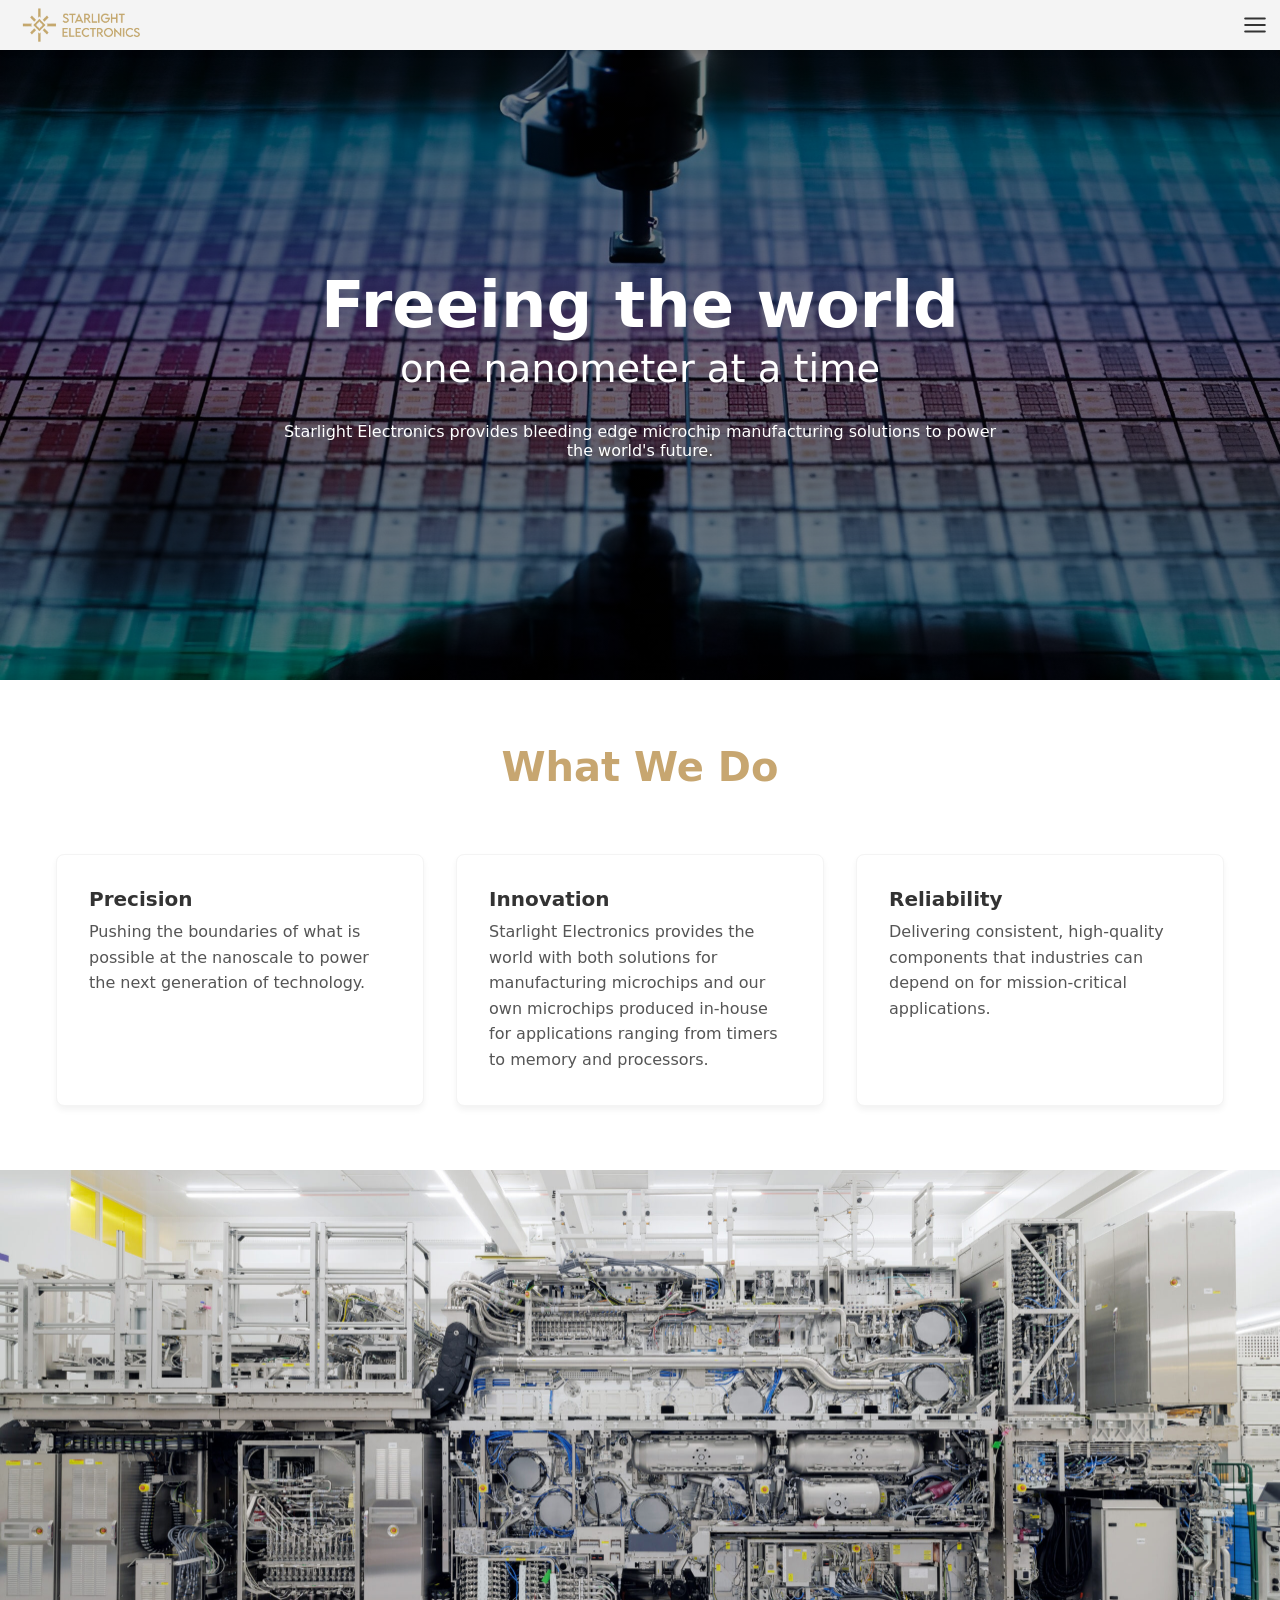
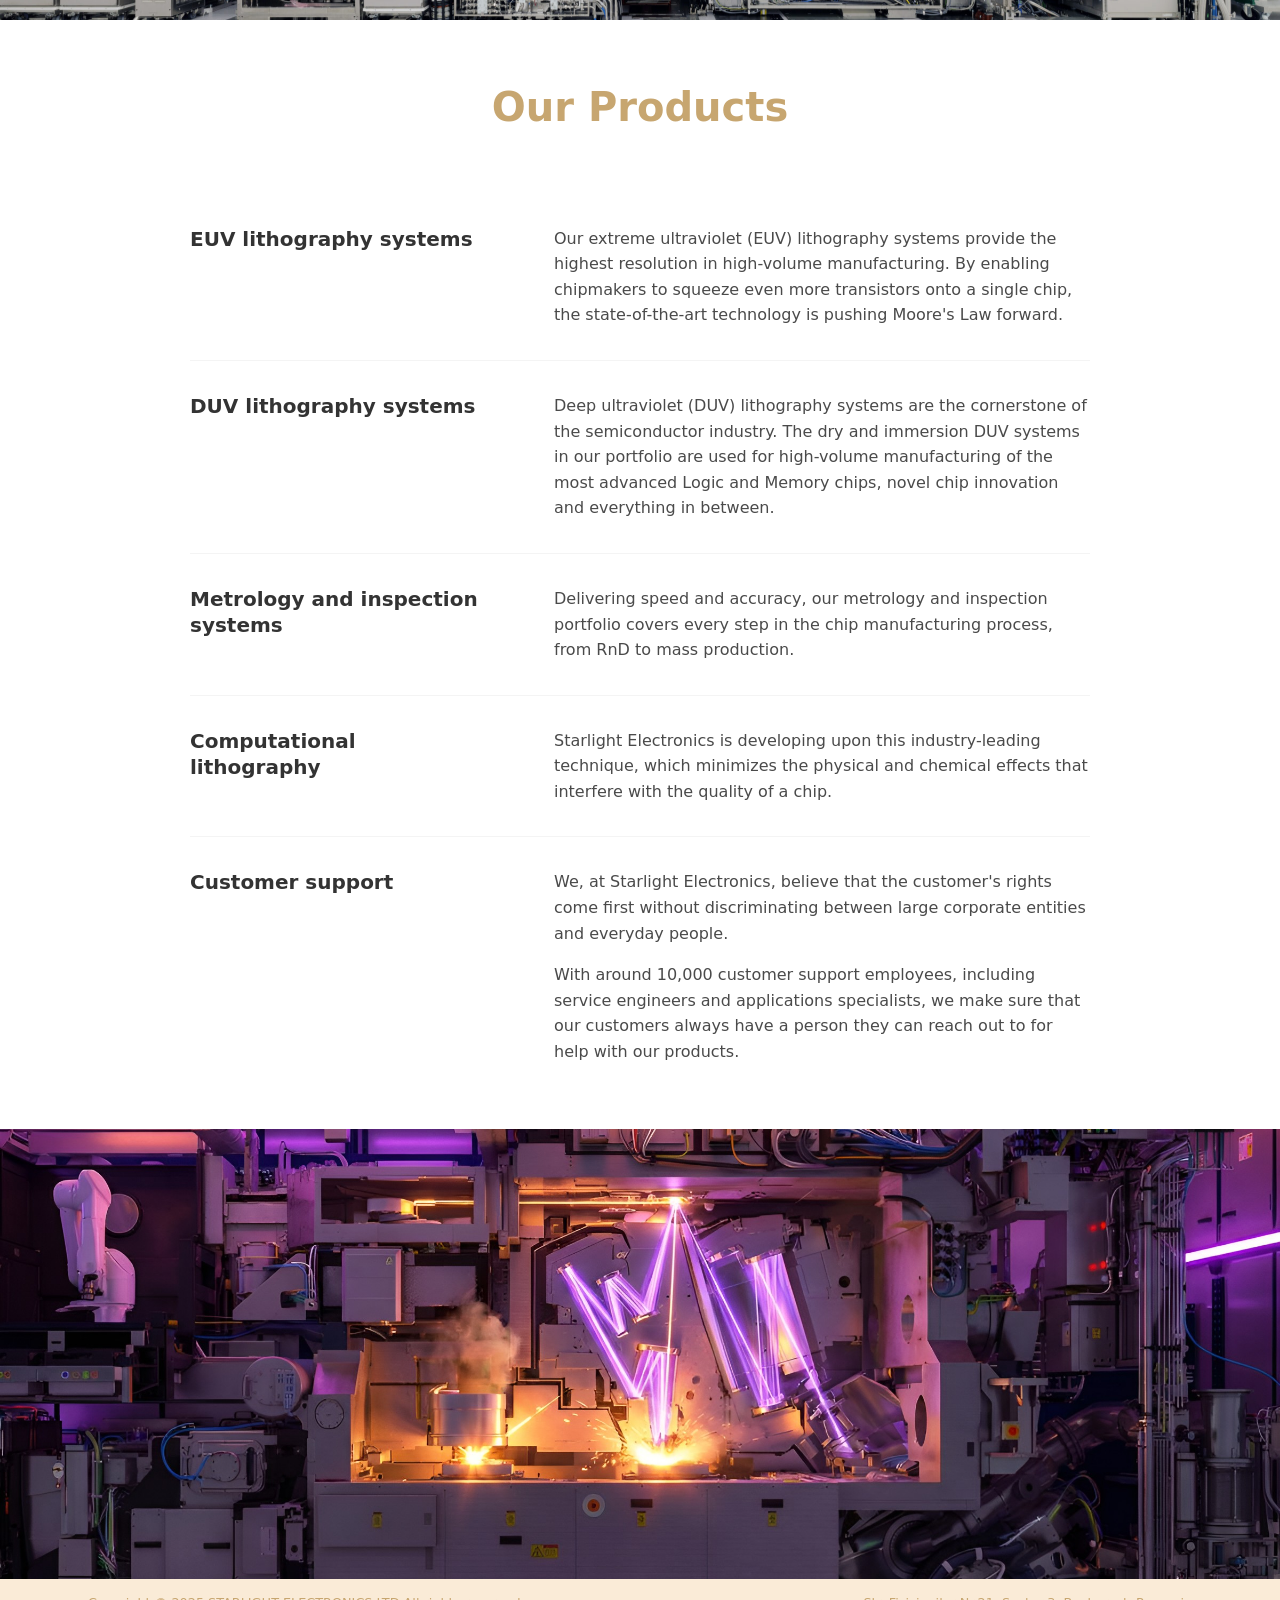
<file: Starlight Electronics - Site/index.html>
<!DOCTYPE html>
<html lang="en">
<head>
  <meta charset="utf-8">
  <meta name="viewport" content="width=device-width, initial-scale=1">
  <title>STARLIGHT-ELECTRONICS | The rising star in the semiconductor industry</title>
  <link rel="stylesheet" href="assets/css/style.css">
</head>
<body>

<header class="site-header">
  <nav class="site-nav" aria-label="Primary">
    <ul class="site-nav__list">
      <li class="site-nav__item site-nav__item--logo">
        <a href="index.html" class="site-logo active" aria-current="page">
          <img src="assets/images/logo.png" alt="STARLIGHT-ELECTRONICS" class="site-logo__img">
        </a>
      </li>
      <li class="site-nav__item hideOnMobile"><a href="about.html" class="site-nav__link">About Us</a></li>
      <li class="site-nav__item hideOnMobile"><a href="our-vision.html" class="site-nav__link">Our Vision</a></li>
      <li class="site-nav__item hideOnMobile"><a href="contact.html" class="site-nav__link">Contact Us</a></li>
      <li class="site-nav__item menu-button" onclick="showSidebar()">
        <button type="button" aria-label="Open navigation menu">
          <svg xmlns="http://www.w3.org/2000/svg" height="26" width="26" viewBox="0 0 24 24" fill="none" stroke="currentColor" stroke-width="2" stroke-linecap="round" aria-hidden="true">
            <path d="M3 6h18M3 12h18M3 18h18"/>
          </svg>
        </button>
      </li>
    </ul>
  </nav>
  <div class="sidebar-overlay" onclick="hideSidebar()" aria-hidden="true"></div>
  <nav aria-label="Site navigation">
    <ul class="sidebar">
      <li class="site-nav__item menu-button menu-button--close" onclick="hideSidebar()">
        <button type="button" aria-label="Close navigation menu">
          <svg xmlns="http://www.w3.org/2000/svg" height="26" width="26" viewBox="0 0 24 24" fill="none" stroke="currentColor" stroke-width="2" stroke-linecap="round" aria-hidden="true">
            <path d="M18 6 6 18M6 6l12 12"/>
          </svg>
        </button>
      </li>
      <li class="site-nav__item"><a href="about.html" class="site-nav__link">About Us</a></li>
      <li class="site-nav__item"><a href="our-vision.html" class="site-nav__link">Our Vision</a></li>
      <li class="site-nav__item"><a href="contact.html" class="site-nav__link">Contact Us</a></li>
    </ul>
  </nav>
</header>

<main>
    <section class="hero hero--wafer">
        <div class="container hero__content">
            <h1 class="hero__title">Freeing the world</h1>
            <p class="hero__subtitle">one nanometer at a time</p>
            <p>Starlight Electronics provides bleeding edge microchip manufacturing solutions to power the world's future.</p>
        </div>
    </section>

    <section class="section section--features">
        <div class="container">
            <h2 class="section__title">What We Do</h2>
            <div class="grid grid--3-cols feature-cards">

                <div class="feature-card">
                    <h3 class="feature-card__title">Precision</h3>
                    <p class="feature-card__text">Pushing the boundaries of what is possible at the nanoscale to power the next generation of technology.</p>
                </div>

                <div class="feature-card">
                    <h3 class="feature-card__title">Innovation</h3>
                    <p class="feature-card__text">Starlight Electronics provides the world with both solutions for manufacturing microchips and our own microchips produced in-house for applications ranging from timers to memory and processors.</p>
                </div>

                <div class="feature-card">
                    <h3 class="feature-card__title">Reliability</h3>
                    <p class="feature-card__text">Delivering consistent, high-quality components that industries can depend on for mission-critical applications.</p>
                </div>
            </div>
        </div>
    </section>

    <section class="image-break">
        <img src="assets/images/machine.jpg" alt="Silicon wafer manufacturing machine" class="image-break__img">
    </section>

    <section class="section section--products">
        <div class="container">
            <h2 class="section__title">Our Products</h2>

            <div class="product-list">
                <article class="product-item">
                    <h3 class="product-item__title">EUV lithography systems</h3>
                    <div class="product-item__content">
                        <p>Our extreme ultraviolet (EUV) lithography systems provide the highest resolution in high-volume manufacturing. By enabling chipmakers to squeeze even more transistors onto a single chip, the state-of-the-art technology is pushing Moore's Law forward.</p>
                    </div>
                </article>

                <article class="product-item">
                    <h3 class="product-item__title">DUV lithography systems</h3>
                    <div class="product-item__content">
                        <p>Deep ultraviolet (DUV) lithography systems are the cornerstone of the semiconductor industry. The dry and immersion DUV systems in our portfolio are used for high-volume manufacturing of the most advanced Logic and Memory chips, novel chip innovation and everything in between.</p>
                    </div>
                </article>

                <article class="product-item">
                    <h3 class="product-item__title">Metrology and inspection systems</h3>
                    <div class="product-item__content">
                        <p>Delivering speed and accuracy, our metrology and inspection portfolio covers every step in the chip manufacturing process, from RnD to mass production.</p>
                    </div>
                </article>

                <article class="product-item">
                    <h3 class="product-item__title">Computational lithography</h3>
                    <div class="product-item__content">
                        <p>Starlight Electronics is developing upon this industry-leading technique, which minimizes the physical and chemical effects that interfere with the quality of a chip.</p>
                    </div>
                </article>

                <article class="product-item">
                    <h3 class="product-item__title">Customer support</h3>
                    <div class="product-item__content">
                        <p>We, at Starlight Electronics, believe that the customer's rights come first without discriminating between large corporate entities and everyday people.</p>
                        <p>With around 10,000 customer support employees, including service engineers and applications specialists, we make sure that our customers always have a person they can reach out to for help with our products.</p>
                    </div>
                </article>
            </div>
        </div>
    </section>

    <section class="image-break">
        <img src="assets/images/machine-internal.jpg" alt="Silicon wafer manufacturing machine internal" class="image-break__img">
    </section>
</main>

<footer class="site-footer">
    <div class="container site-footer__bottom">
        <p class="site-footer__copyright">Copyright &copy; 2025 STARLIGHT ELECTRONICS LTD All rights reserved.</p>
        <p class="site-footer__address">Str. Fizicienilor Nr.21, Sector 3, Bucharest, Romania</p>
    </div>
</footer>

<script src="assets/js/main.js"></script>
</body>
</html>
</file>
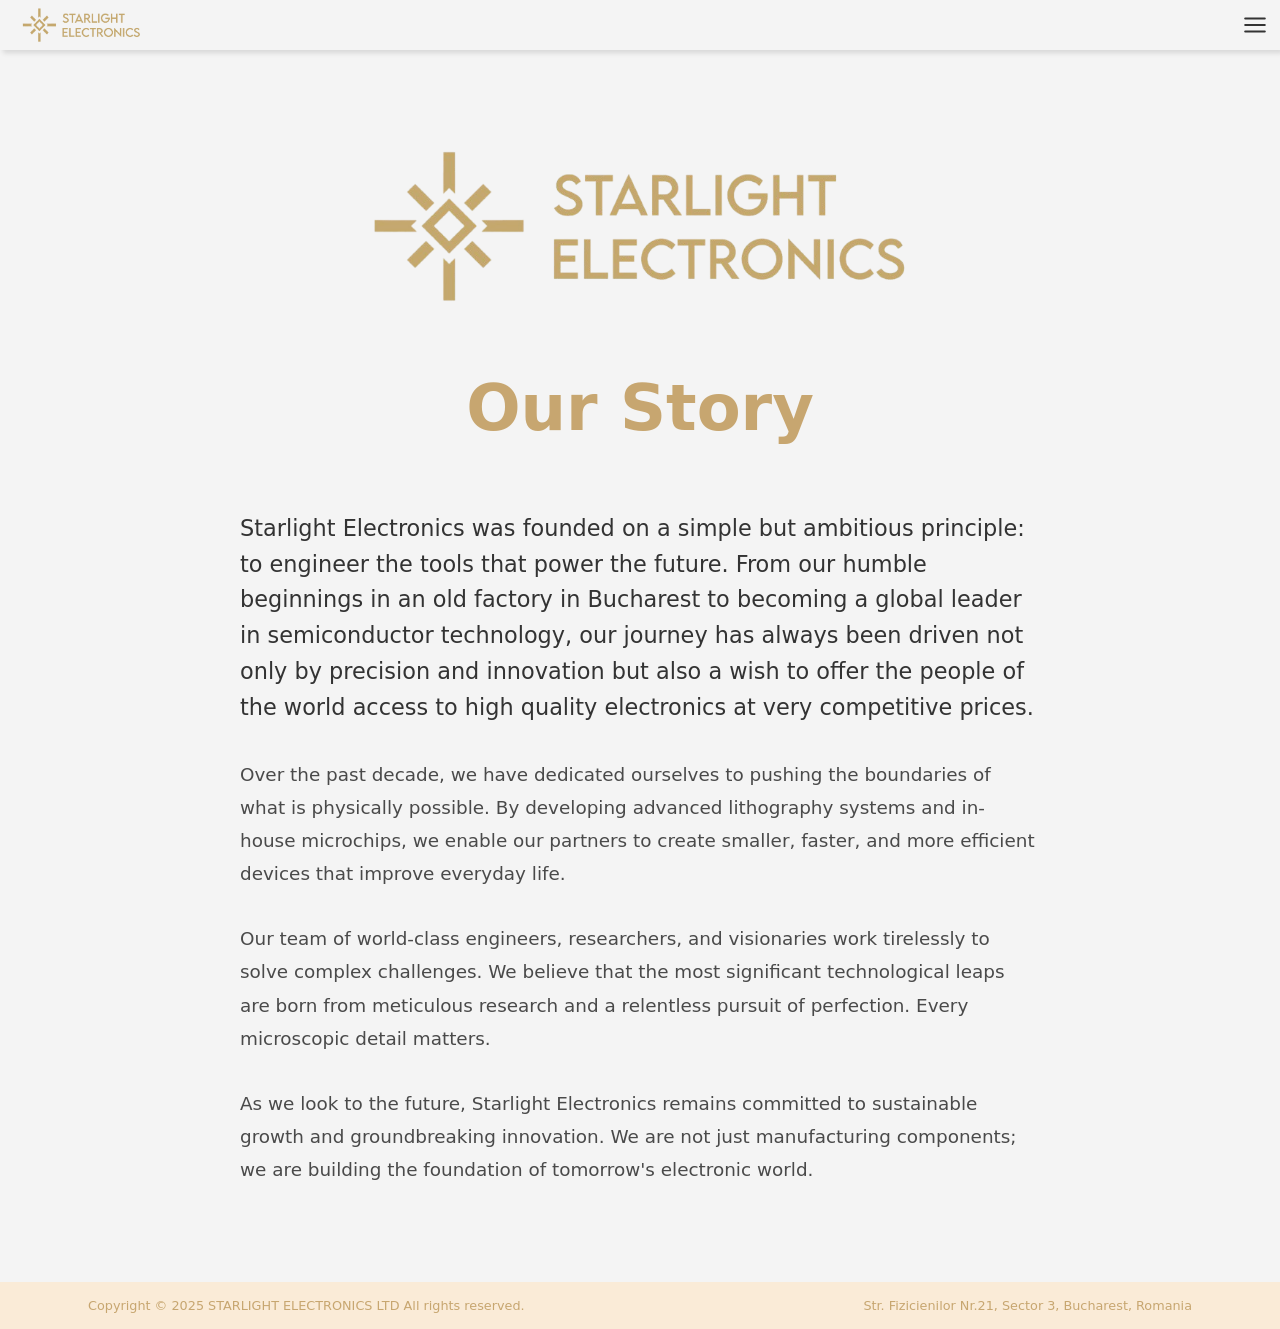
<file: Starlight Electronics - Site/about.html>
<!DOCTYPE html>
<html lang="en">
<head>
  <meta charset="utf-8">
  <meta name="viewport" content="width=device-width, initial-scale=1">
  <title>About Us | STARLIGHT-ELECTRONICS</title>
  <link rel="stylesheet" href="assets/css/style.css">
</head>
<body>

<header class="site-header">
  <nav class="site-nav" aria-label="Primary">
    <ul class="site-nav__list">
      <li class="site-nav__item site-nav__item--logo">
        <a href="index.html" class="site-logo">
          <img src="assets/images/logo.png" alt="STARLIGHT-ELECTRONICS" class="site-logo__img">
        </a>
      </li>
      <li class="site-nav__item hideOnMobile"><a href="about.html" class="site-nav__link active" aria-current="page">About Us</a></li>
      <li class="site-nav__item hideOnMobile"><a href="our-vision.html" class="site-nav__link">Our Vision</a></li>
      <li class="site-nav__item hideOnMobile"><a href="contact.html" class="site-nav__link">Contact Us</a></li>
      <li class="site-nav__item menu-button" onclick="showSidebar()">
        <button type="button" aria-label="Open navigation menu">
          <svg xmlns="http://www.w3.org/2000/svg" height="26" width="26" viewBox="0 0 24 24" fill="none" stroke="currentColor" stroke-width="2" stroke-linecap="round" aria-hidden="true">
            <path d="M3 6h18M3 12h18M3 18h18"/>
          </svg>
        </button>
      </li>
    </ul>
  </nav>
  <div class="sidebar-overlay" onclick="hideSidebar()" aria-hidden="true"></div>
  <nav aria-label="Site navigation">
    <ul class="sidebar">
      <li class="site-nav__item menu-button menu-button--close" onclick="hideSidebar()">
        <button type="button" aria-label="Close navigation menu">
          <svg xmlns="http://www.w3.org/2000/svg" height="26" width="26" viewBox="0 0 24 24" fill="none" stroke="currentColor" stroke-width="2" stroke-linecap="round" aria-hidden="true">
            <path d="M18 6 6 18M6 6l12 12"/>
          </svg>
        </button>
      </li>
      <li class="site-nav__item"><a href="about.html" class="site-nav__link active" aria-current="page">About Us</a></li>
      <li class="site-nav__item"><a href="our-vision.html" class="site-nav__link">Our Vision</a></li>
      <li class="site-nav__item"><a href="contact.html" class="site-nav__link">Contact Us</a></li>
    </ul>
  </nav>
</header>

<main>
    <section class="section section--about">
        <div class="container">
            <header class="about-header">
                <img src="assets/images/logo.png" alt="Starlight Electronics Logo" class="about-header__logo">
                <h1 class="about-header__title">Our Story</h1>
            </header>

            <article class="about-article">
                <p class="about-article__lead">Starlight Electronics was founded on a simple but ambitious principle: to engineer the tools that power the future. From our humble beginnings in an old factory in Bucharest to becoming a global leader in semiconductor technology, our journey has always been driven not only by precision and innovation but also a wish to offer the people of the world access to high quality electronics at very competitive prices.</p>
                <p>Over the past decade, we have dedicated ourselves to pushing the boundaries of what is physically possible. By developing advanced lithography systems and in-house microchips, we enable our partners to create smaller, faster, and more efficient devices that improve everyday life.</p>
                <p>Our team of world-class engineers, researchers, and visionaries work tirelessly to solve complex challenges. We believe that the most significant technological leaps are born from meticulous research and a relentless pursuit of perfection. Every microscopic detail matters.</p>
                <p>As we look to the future, Starlight Electronics remains committed to sustainable growth and groundbreaking innovation. We are not just manufacturing components; we are building the foundation of tomorrow's electronic world.</p>
            </article>
        </div>
    </section>
</main>

<footer class="site-footer">
    <div class="container site-footer__bottom">
        <p class="site-footer__copyright">Copyright &copy; 2025 STARLIGHT ELECTRONICS LTD All rights reserved.</p>
        <p class="site-footer__address">Str. Fizicienilor Nr.21, Sector 3, Bucharest, Romania</p>
    </div>
</footer>
<script src="assets/js/main.js"></script>
</body>
</html>
</file>
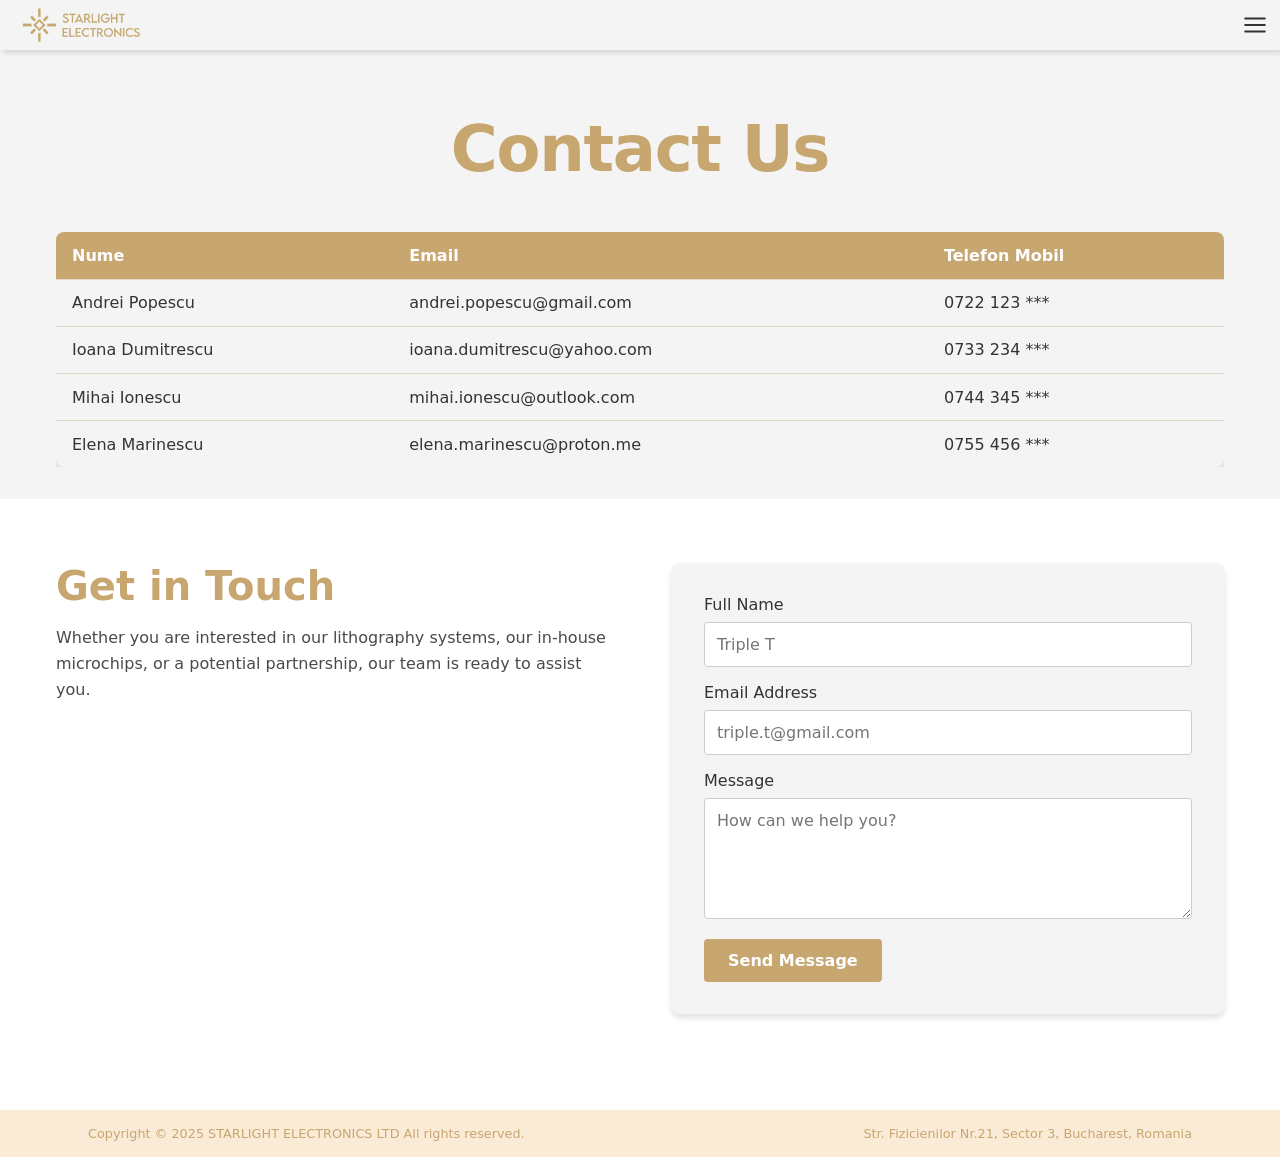
<file: Starlight Electronics - Site/contact.html>
<!DOCTYPE html>
<html lang="en">

<head>
  <meta charset="utf-8">
  <meta name="viewport" content="width=device-width, initial-scale=1">
  <title>Contact Us | STARLIGHT-ELECTRONICS</title>
  <link rel="stylesheet" href="assets/css/style.css">
</head>

<body>

<header class="site-header">
  <nav class="site-nav" aria-label="Primary">
    <ul class="site-nav__list">
      <li class="site-nav__item site-nav__item--logo">
        <a href="index.html" class="site-logo">
          <img src="assets/images/logo.png" alt="STARLIGHT-ELECTRONICS" class="site-logo__img">
        </a>
      </li>
      <li class="site-nav__item hideOnMobile"><a href="about.html" class="site-nav__link">About Us</a></li>
      <li class="site-nav__item hideOnMobile"><a href="our-vision.html" class="site-nav__link">Our Vision</a></li>
      <li class="site-nav__item hideOnMobile"><a href="contact.html" class="site-nav__link active" aria-current="page">Contact Us</a></li>
      <li class="site-nav__item menu-button" onclick="showSidebar()">
        <button type="button" aria-label="Open navigation menu">
          <svg xmlns="http://www.w3.org/2000/svg" height="26" width="26" viewBox="0 0 24 24" fill="none" stroke="currentColor" stroke-width="2" stroke-linecap="round" aria-hidden="true">
            <path d="M3 6h18M3 12h18M3 18h18"/>
          </svg>
        </button>
      </li>
    </ul>
  </nav>
  <div class="sidebar-overlay" onclick="hideSidebar()" aria-hidden="true"></div>
  <nav aria-label="Site navigation">
    <ul class="sidebar">
      <li class="site-nav__item menu-button menu-button--close" onclick="hideSidebar()">
        <button type="button" aria-label="Close navigation menu">
          <svg xmlns="http://www.w3.org/2000/svg" height="26" width="26" viewBox="0 0 24 24" fill="none" stroke="currentColor" stroke-width="2" stroke-linecap="round" aria-hidden="true">
            <path d="M18 6 6 18M6 6l12 12"/>
          </svg>
        </button>
      </li>
      <li class="site-nav__item"><a href="about.html" class="site-nav__link">About Us</a></li>
      <li class="site-nav__item"><a href="our-vision.html" class="site-nav__link">Our Vision</a></li>
      <li class="site-nav__item"><a href="contact.html" class="site-nav__link active" aria-current="page">Contact Us</a></li>
    </ul>
  </nav>
</header>

<main>
    <section class="page-header">
        <div class="container">
            <h1 class="page-header__title">Contact Us</h1>
        </div>
    </section>

    <div class="container">
        <div class="contact-table-wrapper">
            <table class="contact-table">
                <thead>
                    <tr>
                        <th scope="col">Nume</th>
                        <th scope="col">Email</th>
                        <th scope="col">Telefon Mobil</th>
                    </tr>
                </thead>
                <tbody>
                    <tr>
                        <td>Andrei Popescu</td>
                        <td>andrei.popescu@gmail.com</td>
                        <td><span class="phone-number" tabindex="0" aria-label="Telefon mobil: 0722 123 456"><span class="phone-number__masked">0722 123 ***</span><span class="phone-number__full">0722 123 456</span></span></td>
                    </tr>
                    <tr>
                        <td>Ioana Dumitrescu</td>
                        <td>ioana.dumitrescu@yahoo.com</td>
                        <td><span class="phone-number" tabindex="0" aria-label="Telefon mobil: 0733 234 567"><span class="phone-number__masked">0733 234 ***</span><span class="phone-number__full">0733 234 567</span></span></td>
                    </tr>
                    <tr>
                        <td>Mihai Ionescu</td>
                        <td>mihai.ionescu@outlook.com</td>
                        <td><span class="phone-number" tabindex="0" aria-label="Telefon mobil: 0744 345 678"><span class="phone-number__masked">0744 345 ***</span><span class="phone-number__full">0744 345 678</span></span></td>
                    </tr>
                    <tr>
                        <td>Elena Marinescu</td>
                        <td>elena.marinescu@proton.me</td>
                        <td><span class="phone-number" tabindex="0" aria-label="Telefon mobil: 0755 456 789"><span class="phone-number__masked">0755 456 ***</span><span class="phone-number__full">0755 456 789</span></span></td>
                    </tr>
                </tbody>
            </table>
        </div>
    </div>

    <section class="section section--contact">
        <div class="container grid grid--2-cols">

            <div class="contact-info">
                <h2 class="contact-info__title">Get in Touch</h2>
                <p class="contact-info__text">Whether you are interested in our lithography systems, our in-house microchips, or a potential partnership, our team is ready to assist you.</p>
            </div>

            <div class="contact-form-container">
                <form class="contact-form" action="#" method="POST">
                    <div class="form-group">
                        <label for="name" class="form-label">Full Name</label>
                        <input type="text" id="name" name="name" class="form-input" required placeholder="Triple T">
                    </div>

                    <div class="form-group">
                        <label for="email" class="form-label">Email Address</label>
                        <input type="email" id="email" name="email" class="form-input" required placeholder="triple.t@gmail.com">
                    </div>

                    <div class="form-group">
                        <label for="message" class="form-label">Message</label>
                        <textarea id="message" name="message" class="form-input" rows="5" required placeholder="How can we help you?"></textarea>
                    </div>

                    <button type="submit" class="button button--primary">Send Message</button>
                </form>
            </div>

        </div>
    </section>
</main>

<footer class="site-footer">
    <div class="container site-footer__bottom">
        <p class="site-footer__copyright">Copyright &copy; 2025 STARLIGHT ELECTRONICS LTD All rights reserved.</p>
        <p class="site-footer__address">Str. Fizicienilor Nr.21, Sector 3, Bucharest, Romania</p>
    </div>
</footer>

<script src="assets/js/main.js"></script>
</body>
</html>
</file>
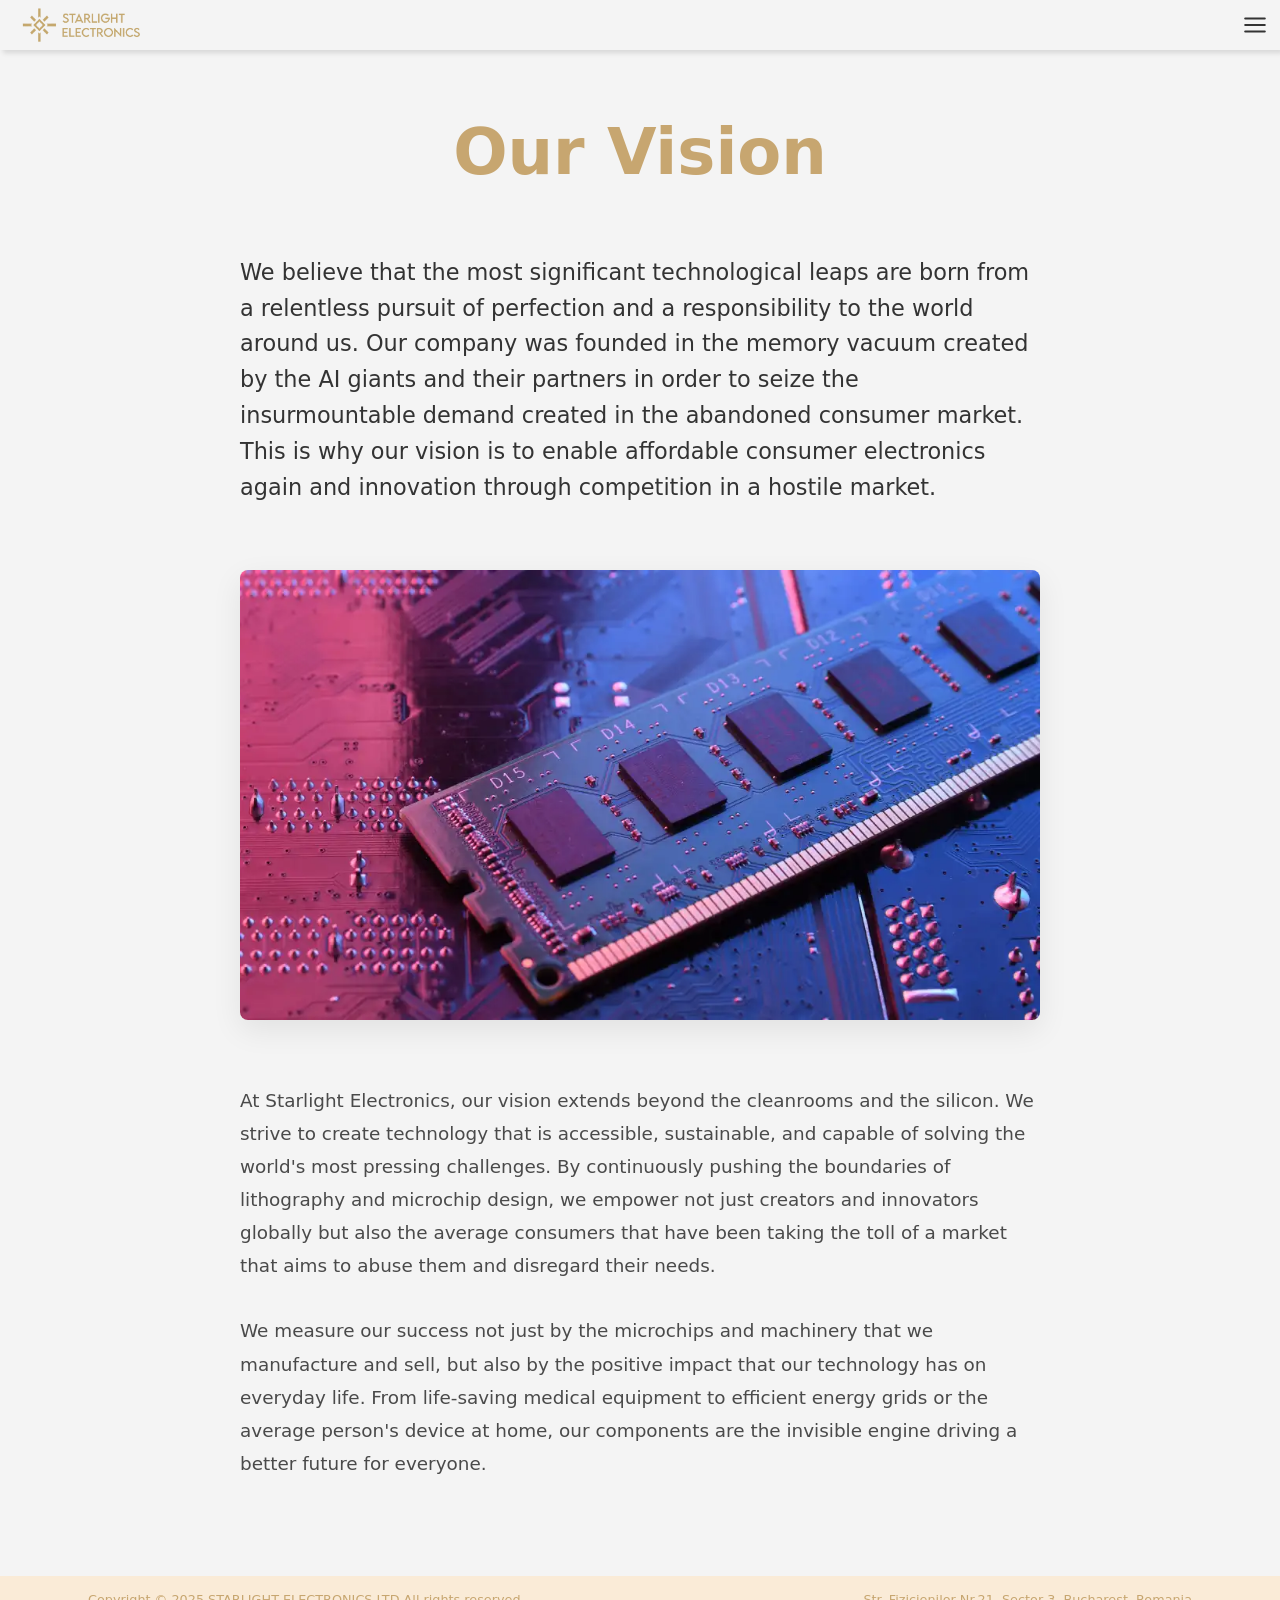
<file: Starlight Electronics - Site/our-vision.html>
<!DOCTYPE html>
<html lang="en">
<head>
  <meta charset="utf-8">
  <meta name="viewport" content="width=device-width, initial-scale=1">
  <title>Our Vision | STARLIGHT-ELECTRONICS</title>
  <link rel="stylesheet" href="assets/css/style.css">
</head>
<body>

<header class="site-header">
  <nav class="site-nav" aria-label="Primary">
    <ul class="site-nav__list">
      <li class="site-nav__item site-nav__item--logo">
        <a href="index.html" class="site-logo">
          <img src="assets/images/logo.png" alt="STARLIGHT-ELECTRONICS" class="site-logo__img">
        </a>
      </li>
      <li class="site-nav__item hideOnMobile"><a href="about.html" class="site-nav__link">About Us</a></li>
      <li class="site-nav__item hideOnMobile"><a href="our-vision.html" class="site-nav__link active" aria-current="page">Our Vision</a></li>
      <li class="site-nav__item hideOnMobile"><a href="contact.html" class="site-nav__link">Contact Us</a></li>
      <li class="site-nav__item menu-button" onclick="showSidebar()">
        <button type="button" aria-label="Open navigation menu">
          <svg xmlns="http://www.w3.org/2000/svg" height="26" width="26" viewBox="0 0 24 24" fill="none" stroke="currentColor" stroke-width="2" stroke-linecap="round" aria-hidden="true">
            <path d="M3 6h18M3 12h18M3 18h18"/>
          </svg>
        </button>
      </li>
    </ul>
  </nav>
  <div class="sidebar-overlay" onclick="hideSidebar()" aria-hidden="true"></div>
  <nav aria-label="Site navigation">
    <ul class="sidebar">
      <li class="site-nav__item menu-button menu-button--close" onclick="hideSidebar()">
        <button type="button" aria-label="Close navigation menu">
          <svg xmlns="http://www.w3.org/2000/svg" height="26" width="26" viewBox="0 0 24 24" fill="none" stroke="currentColor" stroke-width="2" stroke-linecap="round" aria-hidden="true">
            <path d="M18 6 6 18M6 6l12 12"/>
          </svg>
        </button>
      </li>
      <li class="site-nav__item"><a href="about.html" class="site-nav__link">About Us</a></li>
      <li class="site-nav__item"><a href="our-vision.html" class="site-nav__link active" aria-current="page">Our Vision</a></li>
      <li class="site-nav__item"><a href="contact.html" class="site-nav__link">Contact Us</a></li>
    </ul>
  </nav>
</header>

<main>
    <section class="section section--vision">
        <div class="container">
            <header class="vision-header">
                <h1 class="vision-header__title">Our Vision</h1>
            </header>

            <article class="vision-article">
                <p class="vision-article__lead">We believe that the most significant technological leaps are born from a relentless pursuit of perfection and a responsibility to the world around us. Our company was founded in the memory vacuum created by the AI giants and their partners in order to seize the insurmountable demand created in the abandoned consumer market. This is why our vision is to enable affordable consumer electronics again and innovation through competition in a hostile market.</p>

                <figure class="vision-article__media">
                    <img src="assets/images/ram.webp" alt="Close up of advanced RAM memory modules" class="vision-article__img">
                </figure>

                <p>At Starlight Electronics, our vision extends beyond the cleanrooms and the silicon. We strive to create technology that is accessible, sustainable, and capable of solving the world's most pressing challenges. By continuously pushing the boundaries of lithography and microchip design, we empower not just creators and innovators globally but also the average consumers that have been taking the toll of a market that aims to abuse them and disregard their needs.</p>

                <p>We measure our success not just by the microchips and machinery that we manufacture and sell, but also by the positive impact that our technology has on everyday life. From life-saving medical equipment to efficient energy grids or the average person's device at home, our components are the invisible engine driving a better future for everyone.</p>
            </article>
        </div>
    </section>
</main>

<footer class="site-footer">
    <div class="container site-footer__bottom">
        <p class="site-footer__copyright">Copyright &copy; 2025 STARLIGHT ELECTRONICS LTD All rights reserved.</p>
        <p class="site-footer__address">Str. Fizicienilor Nr.21, Sector 3, Bucharest, Romania</p>
    </div>
</footer>
<script src="assets/js/main.js"></script>
</body>
</html>
</file>
<file: Starlight Electronics - Site/assets/css/style.css>
:root {
  --color-primary: #c7a670;
  --color-accent: antiquewhite;    
  --color-text: #333333;
  --color-bg: #ffffff;
  --color-bg-subtle: #f4f4f4;
  --color-box-shadow: rgba(0, 0, 0, 0.12);

  --font-family-sans: 'Inter', system-ui, sans-serif;
  --font-size-base: 1rem;
  --font-size-lg: 1.25rem;
  --font-size-xl: 2.5rem;

  --logo-size: 3.1rem;

  --space-sm: 0.5rem;
  --space-md: 1rem;
  --space-lg: 2rem;
  --space-xl: 4rem;
  --space-uxl: 6rem;

  --container-width: 1200px;
}

*, *::before, *::after {
    margin: 0;
    padding: 0;
    box-sizing: border-box; 
}

body {
    min-height: 100vh;
    background-color: var(--color-bg-subtle);
    font-family: var(--font-family-sans);
    color: var(--color-text);
}

.site-header {
  position: sticky;
  top: 0;
  z-index: 900;
}

.container {
    width: 100%;
    max-width: var(--container-width);
    margin-left: auto;
    margin-right: auto;
    padding-left: var(--space-md);
    padding-right: var(--space-md);
}

.site-nav {
  position: sticky;
  top: 0;
  z-index: 900;
  background-color: rgba(244, 244, 244, 0.9);
  backdrop-filter: blur(10px);
  -webkit-backdrop-filter: blur(10px);
  box-shadow: 3px 3px 5px var(--color-box-shadow);
}

.site-nav__list {
  width: 100%;
  list-style: none;
  display: flex;
  justify-content: flex-end;
  align-items: center;
  margin: 0;
  padding: 0;
}

.sidebar {
  position: fixed;
  top: 0;
  right: 0;
  height: 100vh;
  width: 250px;
  z-index: 999;
  list-style: none;
  display: flex;
  flex-direction: column;
  align-items: flex-start;
  background-color: rgba(244, 244, 244, 0.82);
  backdrop-filter: blur(10px);
  -webkit-backdrop-filter: blur(10px);
  box-shadow: -10px 0 20px rgba(0, 0, 0, 0.12);
  transform: translateX(100%);
  transition: transform 0.35s cubic-bezier(0.25, 0.8, 0.25, 1), visibility 0.35s;
  visibility: hidden;
}

.sidebar.active {
  transform: translateX(0);
  visibility: visible;
}

.sidebar-overlay {
  position: fixed;
  inset: 0;
  z-index: 998;
  background: rgba(0, 0, 0, 0.4);
  opacity: 0;
  visibility: hidden;
  transition: opacity 0.3s ease, visibility 0.3s;
}

.sidebar-overlay.active {
  opacity: 1;
  visibility: visible;
}

.sidebar .site-nav__item {
  width: 100%;
}

.site-nav__list a:not(.site-logo) {
  position: relative;
}

.site-nav__list a:not(.site-logo)::after {
  position: absolute;
  right: var(--space-md);
  bottom: 8px;
  left: var(--space-md);
  height: 2px;
  background-color: var(--color-primary);
  content: "";
  transform: scaleX(0);
  transform-origin: left;
  transition: transform 0.25s ease;
}

.site-nav__list a:not(.site-logo):hover::after,
.site-nav__list a:not(.site-logo).active::after {
  transform: scaleX(1);
}

.sidebar .site-nav__link {
  width: 100%;
}

.sidebar a {
  transition: background-color 0.2s ease, transform 0.2s ease, color 0.2s ease;
}

.site-nav__item {
  height: 50px;
  flex-shrink: 0;
}

.menu-button {
  display: block;
}

.hideOnMobile {
  display: none;
}

.menu-button button {
  width: 50px;
  height: 50px;
  border: 0;
  padding: 0;
  display: flex;
  align-items: center;
  justify-content: center;
  color: inherit;
  background: transparent;
  cursor: pointer;
}

.menu-button button:hover {
  background-color: var(--color-accent);
}

.site-nav__item--logo {
  margin-right: auto;
}

.site-nav__link,
.site-logo {
  height: 100%;
  padding: 0 var(--space-md);
  text-decoration: none;
  display: flex;
  align-items: center;
  color: var(--color-text);
}

.site-logo {
  padding-right: var(--space-sm);
}

.site-logo__img {
  display: block;
  height: var(--logo-size);
  width: auto;
}

.site-nav__link:hover {
  background-color: var(--color-accent);
}

.sidebar a:hover {
  transform: translateX(6px);
  background-color: rgba(199, 166, 112, 0.16);
  color: var(--color-text);
}

@media (max-width: 800px) {
  .hideOnMobile {
    display: none;
  }

  .menu-button {
    display: block;
  }
}

@media (max-width: 400px) {
  .sidebar {
    width: 100%;
  }
}

.hero {
    width: 100%;
    min-height: 70vh;
    display: flex;
    align-items: center;
    justify-content: center;
    text-align: center;
    color: #ffffff;
    background-color: #0b1a2a; 
}

.hero--wafer {
    background-image: 
        linear-gradient(rgba(0, 0, 0, 0.5), rgba(0, 0, 0, 0.5)),
        url('../images/wafer.jpeg');
    background-size: cover;
    background-position: center;
    background-repeat: no-repeat;
}

.hero__content {
    max-width: 800px;
    padding: var(--space-lg);
}

.hero__title {
    font-size: clamp(2.5rem, 5vw, 4rem);
    margin-bottom: var(--space-sm);
    line-height: 1.1;
}

.hero__subtitle {
    font-size: clamp(1.5rem, 3vw, 2.5rem);
    margin-bottom: var(--space-lg);
    line-height: 1.1;
    font-weight: 300;
}

.section {
    padding-top: var(--space-xl); 
    padding-bottom: var(--space-xl);
}

.section__title {
    font-size: var(--font-size-xl);
    color: var(--color-primary);
    margin-bottom: var(--space-xl);
    text-align: center;
}

.section--features {
    background-color: var(--color-bg);
}

.grid {
    display: grid;
    gap: var(--space-lg);
}

.grid--3-cols {
    grid-template-columns: repeat(auto-fit, minmax(300px, 1fr));
}

.feature-cards {
    padding: 0; 
}

.feature-card {
    background-color: var(--color-bg);
    padding: var(--space-lg);
    border: 1px solid var(--color-bg-subtle);
    border-radius: 8px;
    box-shadow: 0 4px 6px rgba(0, 0, 0, 0.05); 
    transition: transform 0.3s ease;
}

.feature-card:hover {
    transform: translateY(-5px);
    box-shadow: 0 8px 12px rgba(0, 0, 0, 0.1);
}

.feature-card__title {
    font-size: var(--font-size-lg);
    color: var(--color-text);
    margin-bottom: var(--space-sm);
}

.feature-card__text {
    color: #555555;
    line-height: 1.6;
}

.image-break {
    width: 100%;
    height: 50vh; 
    min-height: 300px;
    overflow: hidden;
    background-color: var(--color-text);
}

.image-break__img {
    width: 100%;
    height: 100%;
    object-fit: cover;
    object-position: center;
    display: block;
}

.section--products {
    background-color: var(--color-bg);
}

.product-list {
    display: flex;
    flex-direction: column;
    max-width: 900px;
    margin: 0 auto;
}

.product-item {
    border-bottom: 1px solid var(--color-bg-subtle); 
    padding: var(--space-lg) 0;
    display: grid;
    grid-template-columns: 1fr;
    gap: var(--space-md);
}

.product-item:last-child {
    border-bottom: none;
    padding-bottom: 0;
}

@media (min-width: 768px) {
    .product-item {
        grid-template-columns: 300px 1fr;
        gap: var(--space-xl);
        align-items: start;
    }
}

.product-item__title {
    color: var(--color-text);
    font-size: var(--font-size-lg);
    margin: 0;
    line-height: 1.3;
}

.product-item__content {
    color: #4a4a4a;
    line-height: 1.6;
}
.product-item__content p {
    margin-bottom: var(--space-md);
}
.product-item__content p:last-child {
    margin-bottom: 0;
}

.site-footer {
    background-color: var(--color-accent);
    color: var(--color-text); 
    padding-top: var(--space-md);
    padding-bottom: var(--space-md);
    font-size: 0.9rem;
}

.site-footer__bottom {
    display: flex;
    justify-content: space-between;
    align-items: center;
    flex-wrap: wrap;
    gap: var(--space-md);
    font-size: 0.8rem;
    color: var(--color-primary); 
}

.site-footer__copyright,
.site-footer__address {
    padding-left: var(--space-lg);
    padding-right: var(--space-lg);
}

@media (max-width: 600px) {
    .site-footer__bottom {
        flex-direction: column;
        align-items: flex-start;
    }

    .about-header__logo {
        max-width: 100%;
        max-height: 8rem;
        object-fit: contain;
    }
}

.about-header {
    display: flex;
    flex-direction: column;
    align-items: center;
    margin-bottom: var(--space-xl);
    text-align: center;
}

.about-header__logo {
    max-height: 14rem;
    width: auto;
    margin-bottom: var(--space-lg);
}

.about-header__title,
.vision-header__title {
    font-size: clamp(2.5rem, 5vw, 4rem);
    color: var(--color-primary);
    margin: 0;
    line-height: 1.2;
}

.about-article,
.vision-article {
    max-width: 800px; 
    margin: 0 auto; 
}

.about-article p,
.vision-article p {
    font-size: 1.15rem; 
    line-height: 1.8; 
    color: #4a4a4a; 
    margin-bottom: var(--space-lg);
}

.about-article .about-article__lead,
.vision-article .vision-article__lead {
    font-size: 1.4rem;
    font-weight: 500;
    color: var(--color-text);
    line-height: 1.6;
}

.vision-header {
    text-align: center;
    margin-bottom: var(--space-xl);
}

.vision-article__media {
    margin: var(--space-xl) 0; 
    padding: 0;
}

.vision-article__img {
    width: 100%;
    height: auto;
    display: block;
    border-radius: 8px; 
    box-shadow: 0 10px 30px rgba(0, 0, 0, 0.08); 
    max-height: 500px;
    object-fit: cover; 
}

.page-header {
    text-align: center;
    padding-top: var(--space-xl);
    padding-bottom: var(--space-md);
}

.page-header__title {
    font-size: clamp(2.5rem, 5vw, 4rem); 
    color: var(--color-primary);
    margin: 0;
    line-height: 1.1;
    letter-spacing: -0.02em;
}


.section--contact {
    background-color: var(--color-bg);
    padding-bottom: var(--space-uxl); 
}

.grid--2-cols {
    display: grid;
    grid-template-columns: 1fr;
    gap: var(--space-xl);
}

@media (min-width: 768px) {
    .grid--2-cols {
        grid-template-columns: 1fr 1fr; 
    }
}

.contact-info__title {
    font-size: var(--font-size-xl);
    color: var(--color-primary);
    margin-bottom: var(--space-md);
}

.contact-info__text {
    color: #4a4a4a;
    line-height: 1.6;
    margin-bottom: var(--space-lg);
}

.contact-info__list {
    list-style: none;
    padding: 0;
    margin: 0;
}

.contact-info__list li {
    margin-bottom: var(--space-md);
    color: var(--color-text);
    line-height: 1.5;
}

.contact-info__list a {
    color: var(--color-primary);
    text-decoration: none;
    font-weight: 500;
}

.contact-info__list a:hover {
    text-decoration: underline;
}

/* --- CONTACT TABLE --- */
.contact-table-wrapper {
    width: 100%;
    overflow-x: auto;
    margin: var(--space-lg) 0;
}

.contact-table {
    width: 100%;
    min-width: 34rem;
    border-collapse: collapse;
    background-color: var(--color-bg-subtle);
    border-radius: 8px;
    overflow: hidden;
    box-shadow: 0 4px 6px var(--color-box-shadow);
}

.contact-table th,
.contact-table td {
    padding: 0.85rem 1rem;
    text-align: left;
    border-bottom: 1px solid rgba(199, 166, 112, 0.35);
}

.contact-table th {
    background-color: var(--color-primary);
    color: #ffffff;
    font-weight: 600;
}

.contact-table td {
    color: var(--color-text);
}

.contact-table tbody tr {
    transition: background-color 0.3s ease;
}

.contact-table tbody tr:hover {
    background-color: rgba(199, 166, 112, 0.14);
}

.contact-table tbody tr:last-child td {
    border-bottom: 0;
}

.phone-number {
    cursor: help;
}

.phone-number__full {
    display: none;
}

.phone-number:hover .phone-number__masked,
.phone-number:focus .phone-number__masked {
    display: none;
}

.phone-number:hover .phone-number__full,
.phone-number:focus .phone-number__full {
    display: inline;
}

/* --- CONTACT FORM --- */
.contact-form {
    background-color: var(--color-bg-subtle);
    padding: var(--space-lg);
    border-radius: 8px;
    box-shadow: 0 4px 6px var(--color-box-shadow);
}

.form-group {
    margin-bottom: var(--space-md);
}

.form-label {
    display: block;
    margin-bottom: var(--space-sm);
    font-weight: 500;
    color: var(--color-text);
}

.form-input {
    width: 100%;
    padding: 0.75rem;
    border: 1px solid #ccc;
    border-radius: 4px;
    font-family: inherit;
    font-size: 1rem;
    background-color: var(--color-bg);
    transition: border-color 0.3s ease, box-shadow 0.3s ease;
}

.form-input:focus {
    outline: none;
    border-color: var(--color-primary);
    box-shadow: 0 0 0 3px rgba(199, 166, 112, 0.2); 
}

.button {
    display: inline-block;
    padding: 0.75rem 1.5rem;
    font-family: inherit;
    font-size: 1rem;
    font-weight: 600;
    text-align: center;
    text-decoration: none;
    cursor: pointer;
    border: none;
    border-radius: 4px;
    transition: background-color 0.3s ease, transform 0.2s ease;
}

.button--primary {
    background-color: var(--color-primary);
    color: #ffffff;
}

.button--primary:hover {
    background-color: #b08d5b; 
    transform: translateY(-2px);
}

.button--primary:active {
    transform: translateY(0);
}
</file>
